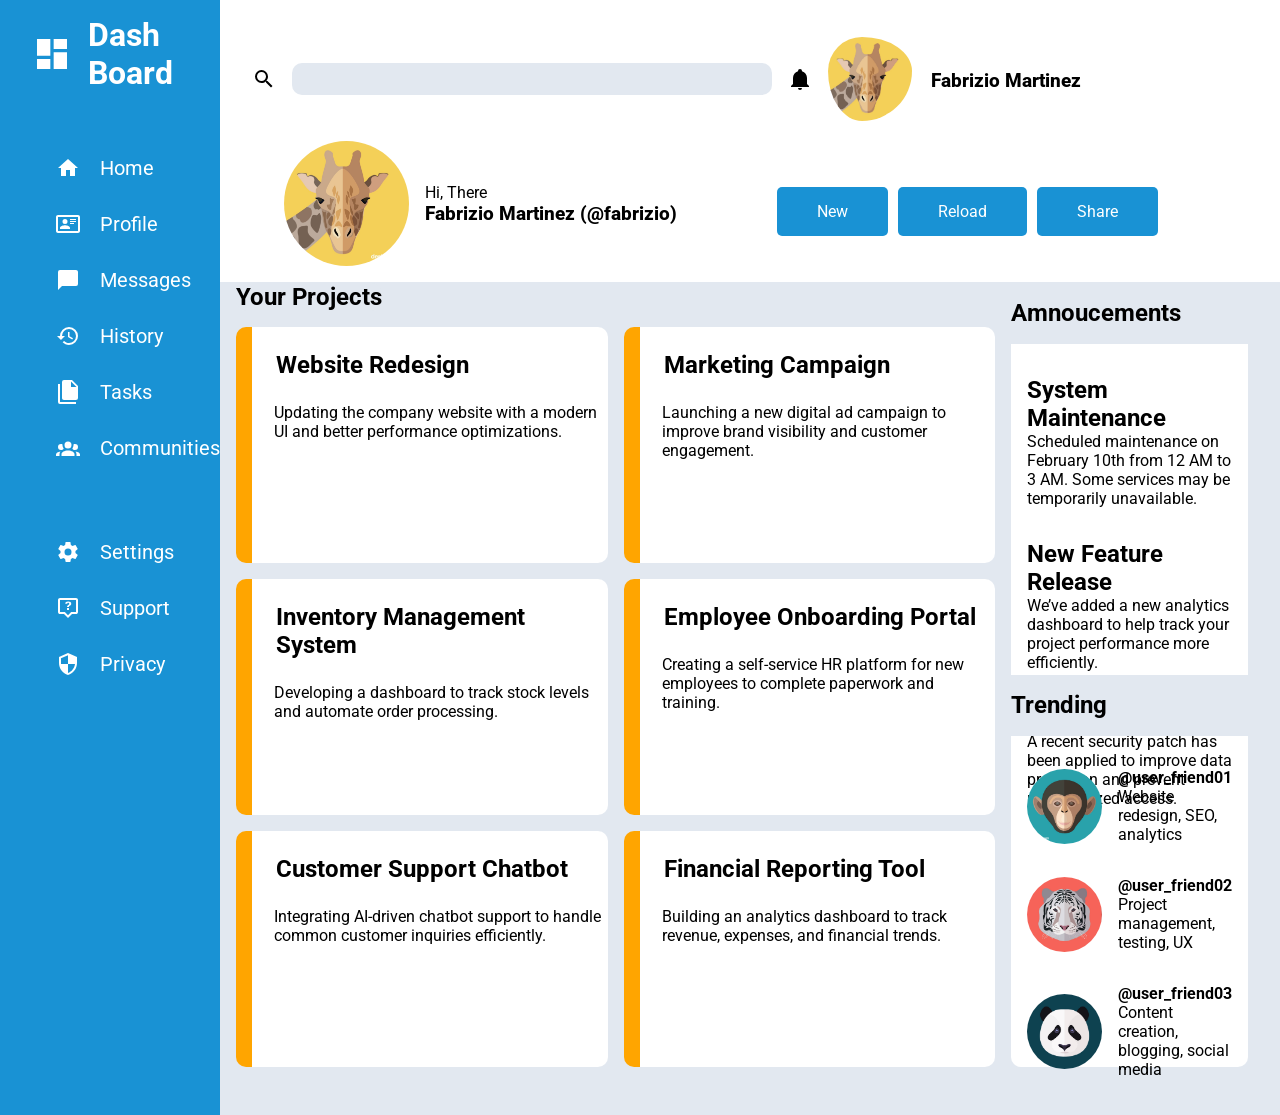
<file: index.html>
<!DOCTYPE html>
<html lang="en">
<Icon path={mdiHome} size={1} />

<head>
    <meta charset="UTF-8">
    <meta name="viewport" content="width=device-width, initial-scale=1.0">
    <title>Admin Dashboard</title>
    <link rel="stylesheet" href="style.css">
    <link href="https://fonts.googleapis.com/css2?family=Roboto:wght@400;700&display=swap" rel="stylesheet">
</head>

<body>
    <div class="container">
        <div class="header">
            <div>
                <svg style="margin: 1em 0 0 1em;"xmlns="http://www.w3.org/2000/svg"  height="24" width="24" viewBox="0 0 24 24"><title>magnify</title><path d="M9.5,3A6.5,6.5 0 0,1 16,9.5C16,11.11 15.41,12.59 14.44,13.73L14.71,14H15.5L20.5,19L19,20.5L14,15.5V14.71L13.73,14.44C12.59,15.41 11.11,16 9.5,16A6.5,6.5 0 0,1 3,9.5A6.5,6.5 0 0,1 9.5,3M9.5,5C7,5 5,7 5,9.5C5,12 7,14 9.5,14C12,14 14,12 14,9.5C14,7 12,5 9.5,5Z" /></svg>
                <div style="background-color: #e2e8f0; border-radius: 10px; width: 30em; height: 2em; margin: 1em 0 0 1em;">  </div>
            </div>
            <div>
                <svg style="margin: 1em 0 0 1em"xmlns="http://www.w3.org/2000/svg" width="24" height="24" viewBox="0 0 24 24"><title>bell</title><path d="M21,19V20H3V19L5,17V11C5,7.9 7.03,5.17 10,4.29C10,4.19 10,4.1 10,4A2,2 0 0,1 12,2A2,2 0 0,1 14,4C14,4.1 14,4.19 14,4.29C16.97,5.17 19,7.9 19,11V17L21,19M14,21A2,2 0 0,1 12,23A2,2 0 0,1 10,21" /></svg>
                <img class="avatar" role="radio" id="avatarId3" data-index="3" 
                aria-label="Dragon" tabindex="-1" aria-checked="false" 
                aria-disabled="false" 
                src="freepik__adjust__67752.jpg" width="100" height="100"
                style="padding: 1em 0 0 1em; object-fit: cover; object-position: left top; width: 100px; height: 100px; border-radius: 50px;">
                <p style="margin: 1em 0 0 1em; font-size: larger; font-weight: 800;">Fabrizio Martinez</p>
            </div>
            <div>
                <img class="avatar" role="radio" id="avatarId3" data-index="3" 
                aria-label="Dragon" tabindex="-1" aria-checked="false" 
                aria-disabled="false" 
                src="freepik__adjust__67752.jpg" width="100" height="100"
                style="object-fit: cover; object-position: left top; width: 125px; height: 125px; border-radius: 75px;margin: 0em 0 0 3em;">
                <p>Hi, There <br> <span style="font-size: larger; font-weight: 800;"> Fabrizio Martinez (@fabrizio)</span></p>
            </div>
            <div>
                <button style="background-color: #1992d4; color: white; border: none; padding: 15px 40px; border-radius:40px;font-size: 16px; cursor: pointer; margin: 5px; border-radius: 5px;">
                    New
                </button>
                
                <button style="background-color: #1992d4; color: white; border: none; padding: 15px 40px; border-radius:40px;font-size: 16px; cursor: pointer; margin: 5px; border-radius: 5px;">
                    Reload
                </button>
                
                <button style="background-color: #1992d4; color: white; border: none; padding: 15px 40px; border-radius:40px;font-size: 16px; cursor: pointer; margin: 5px; border-radius: 5px;">
                    Share
                </button>
            </div>
        </div>
        <div class="main-content">
            <h2>Your Projects</h2>
            <div class="empty-space">

            </div>
            <div>
                <h2>Website Redesign</h2>
                <p>Updating the company website with a modern UI and better performance optimizations.</p>
            </div>
            <div>
                <h2>Marketing Campaign</h2>
                <p>Launching a new digital ad campaign to improve brand visibility and customer engagement.</p>
            </div>
            <div>
                <h2>Inventory Management System</h2>
                <p>Developing a dashboard to track stock levels and automate order processing.</p>
            </div>
            <div>
                <h2>Employee Onboarding Portal</h2>
                <p>Creating a self-service HR platform for new employees to complete paperwork and training.</p>
            </div>
            <div>
                <h2>Customer Support Chatbot</h2>
                <p>Integrating AI-driven chatbot support to handle common customer inquiries efficiently.</p>
            </div>
            <div>
                <h2>Financial Reporting Tool</h2>
                <p>Building an analytics dashboard to track revenue, expenses, and financial trends.</p>
            </div>
            

            <div class="amnoucements">
                <div>
                    <h2>Amnoucements</h2>
                    <div>
                        <div>
                            <h2>System Maintenance</h2>
                            <p>Scheduled maintenance on February 10th from 12 AM to 3 AM. Some services may be temporarily unavailable.</p>
                        </div>
                        <div>
                            <h2>New Feature Release</h2>
                            <p>We’ve added a new analytics dashboard to help track your project performance more efficiently.</p>
                        </div>
                        <div>
                            <h2>Security Update</h2>
                            <p>A recent security patch has been applied to improve data protection and prevent unauthorized access.</p>
                        </div>
                    </div>
                </div>
                <div>
                    <h2>Trending</h2>
                    <div class="trending">
                        <div>
                            <img class="avatar" role="radio" id="avatarId3" data-index="3" 
                aria-label="Dragon" tabindex="-1" aria-checked="false" 
                aria-disabled="false" 
                src="freepik__adjust__67756.jpg" width="75" height="75"
                style="object-fit: cover; object-position: left top; width: 75px; height: 75px; border-radius: 50px;">
                            <p>
                                <strong>@user_friend01</strong><br>
                                <span class="gray-text">Website redesign, SEO, analytics</span>
                            </p>
                        </div>
                        <div>
                            <img class="avatar" role="radio" id="avatarId3" data-index="3" 
                aria-label="Dragon" tabindex="-1" aria-checked="false" 
                aria-disabled="false" 
                src="freepik__adjust__67754.jpg" width="75" height="75"
                style="object-fit: cover; object-position: left top; width: 75px; height: 75px; border-radius: 50px;">
                            <p>
                                <strong>@user_friend02</strong><br>
                                <span class="gray-text">Project management, testing, UX</span>
                            </p>
                        </div>
                        <div>
                            <img class="avatar" role="radio" id="avatarId3" data-index="3" 
                aria-label="Dragon" tabindex="-1" aria-checked="false" 
                aria-disabled="false" 
                src="freepik__adjust__67755.jpg" width="75" height="75"
                style="object-fit: cover; object-position: left top; width: 75px; height: 75px; border-radius: 50px;">
                            <p>
                                <strong>@user_friend03</strong><br>
                                <span class="gray-text">Content creation, blogging, social media</span>
                            </p>
                        </div>
                    </div>
                </div>
            </div>
        </div>
        <div class="sidebar">
            <div><svg xmlns="http://www.w3.org/2000/svg" width="50" height="50"viewBox="0 0 24 24"><title>view-dashboard</title><path d="M13,3V9H21V3M13,21H21V11H13M3,21H11V15H3M3,13H11V3H3V13Z" /></svg><h2> Dash Board</h2></div>
            <div class="group1">
                <div> <img src="home.svg"  width="24" height="24">
                    <p>Home</p>
                </div>
                <div> <img src="card-account-details-outline.svg"  width="24" height="24">
                    <p>Profile</p>
                </div>
                <div><img src="message.svg"  width="24" height="24">
                    <p>Messages</p>
                </div>
                <div><img src="history.svg"  width="24" height="24">
                    <p>History</p>
                </div>
                <div><img src="file-multiple.svg"  width="24" height="24">
                    <p>Tasks</p>
                </div>
                <div><img src="account-group.svg"  width="24" height="24">
                    <p>Communities</p>
                </div>
            </div>
            <div class="group2">
                <div><img src="cog.svg"  width="24" height="24">
                    <p>Settings</p>
                </div>
                <div><img src="tooltip-question-outline.svg"  width="24" height="24">
                    <p>Support</p>
                </div>
                <div><img src="security.svg"  width="24" height="24"><p>Privacy</p></div>
            </div>
        </div>
    </div>
    <script>
        import Icon from '@mdi/react';
        import { mdiHome } from '@mdi/js';
    </script>
</body>

</html>
</file>
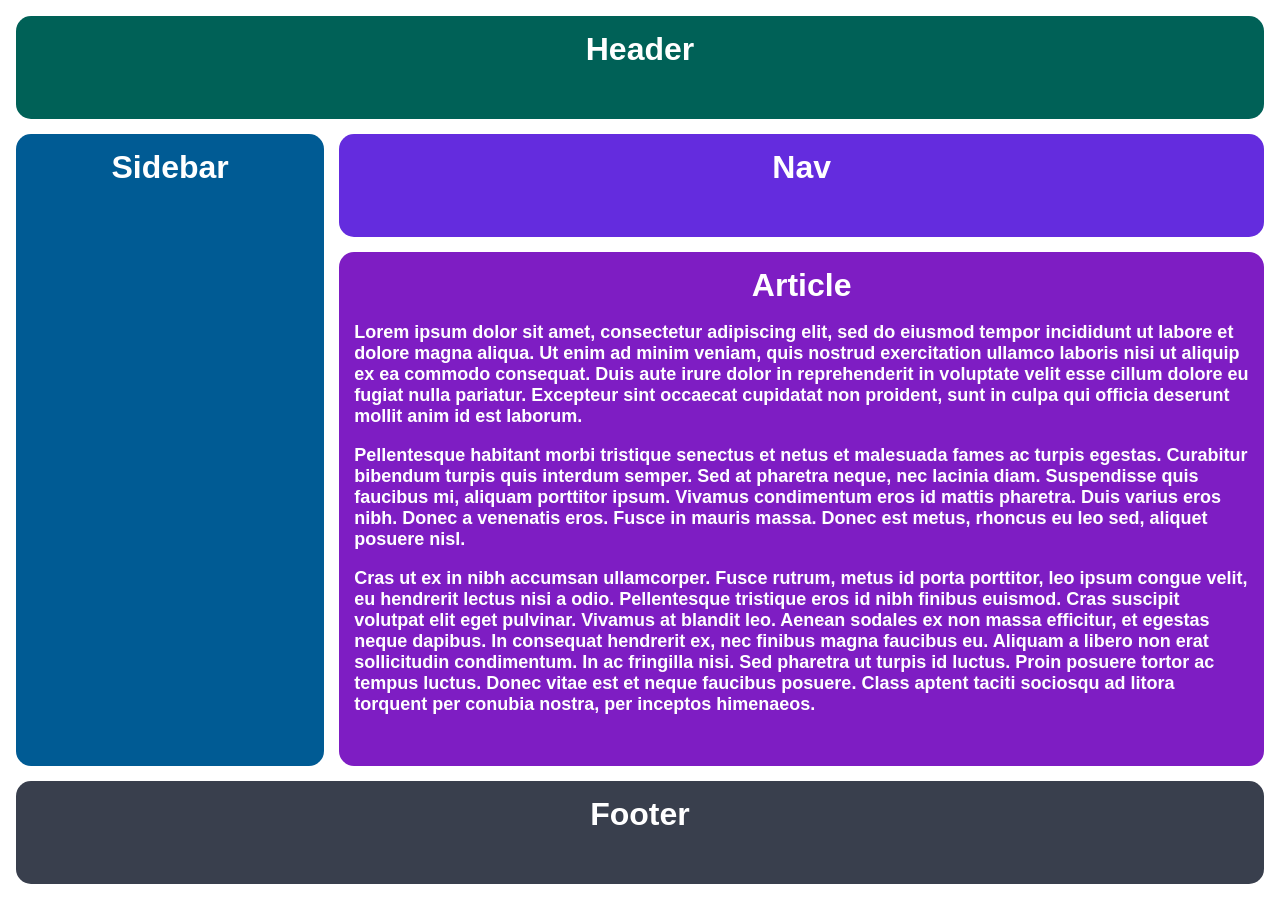
<file: css-exercises/css-intermediate/01-basic-holy-grail/index.html>
<!DOCTYPE html>
<html lang="en">
  <head>
    <meta charset="UTF-8">
    <meta http-equiv="X-UA-Compatible" content="IE=edge">
    <meta name="viewport" content="width=device-width, initial-scale=1.0">
    <title>The Holy Grail</title>
    <link rel="stylesheet" href="style.css">
  </head>
  <body>
    <div class="container">
      <div class="header">Header</div>
      <div class="sidebar">Sidebar</div>
      <div class="nav">Nav</div>
      <div class="article">Article
        <p>Lorem  ipsum dolor sit amet, consectetur adipiscing elit, sed do eiusmod tempor incididunt ut labore et dolore magna aliqua. Ut enim ad minim veniam, quis nostrud exercitation ullamco laboris nisi ut aliquip ex ea commodo consequat. Duis aute irure dolor in reprehenderit in voluptate velit esse cillum dolore eu fugiat nulla pariatur. Excepteur sint occaecat cupidatat non proident, sunt in culpa qui officia deserunt mollit anim id est laborum.</p>
        <p>Pellentesque habitant morbi tristique senectus et netus et malesuada fames ac turpis egestas. Curabitur bibendum turpis quis interdum semper. Sed at pharetra neque, nec lacinia diam. Suspendisse quis faucibus mi, aliquam porttitor ipsum. Vivamus condimentum eros id mattis pharetra. Duis varius eros nibh. Donec a venenatis eros. Fusce in mauris massa. Donec est metus, rhoncus eu leo sed, aliquet posuere nisl.</p>
        <p>Cras ut ex in nibh accumsan ullamcorper. Fusce rutrum, metus id porta porttitor, leo ipsum congue velit, eu hendrerit lectus nisi a odio. Pellentesque tristique eros id nibh finibus euismod. Cras suscipit volutpat elit eget pulvinar. Vivamus at blandit leo. Aenean sodales ex non massa efficitur, et egestas neque dapibus. In consequat hendrerit ex, nec finibus magna faucibus eu. Aliquam a libero non erat sollicitudin condimentum. In ac fringilla nisi. Sed pharetra ut turpis id luctus. Proin posuere tortor ac tempus luctus. Donec vitae est et neque faucibus posuere. Class aptent taciti sociosqu ad litora torquent per conubia nostra, per inceptos himenaeos.</p>
      </div>
      <div class="footer">Footer</div>
    </div>
  </body>
</html>
</file>
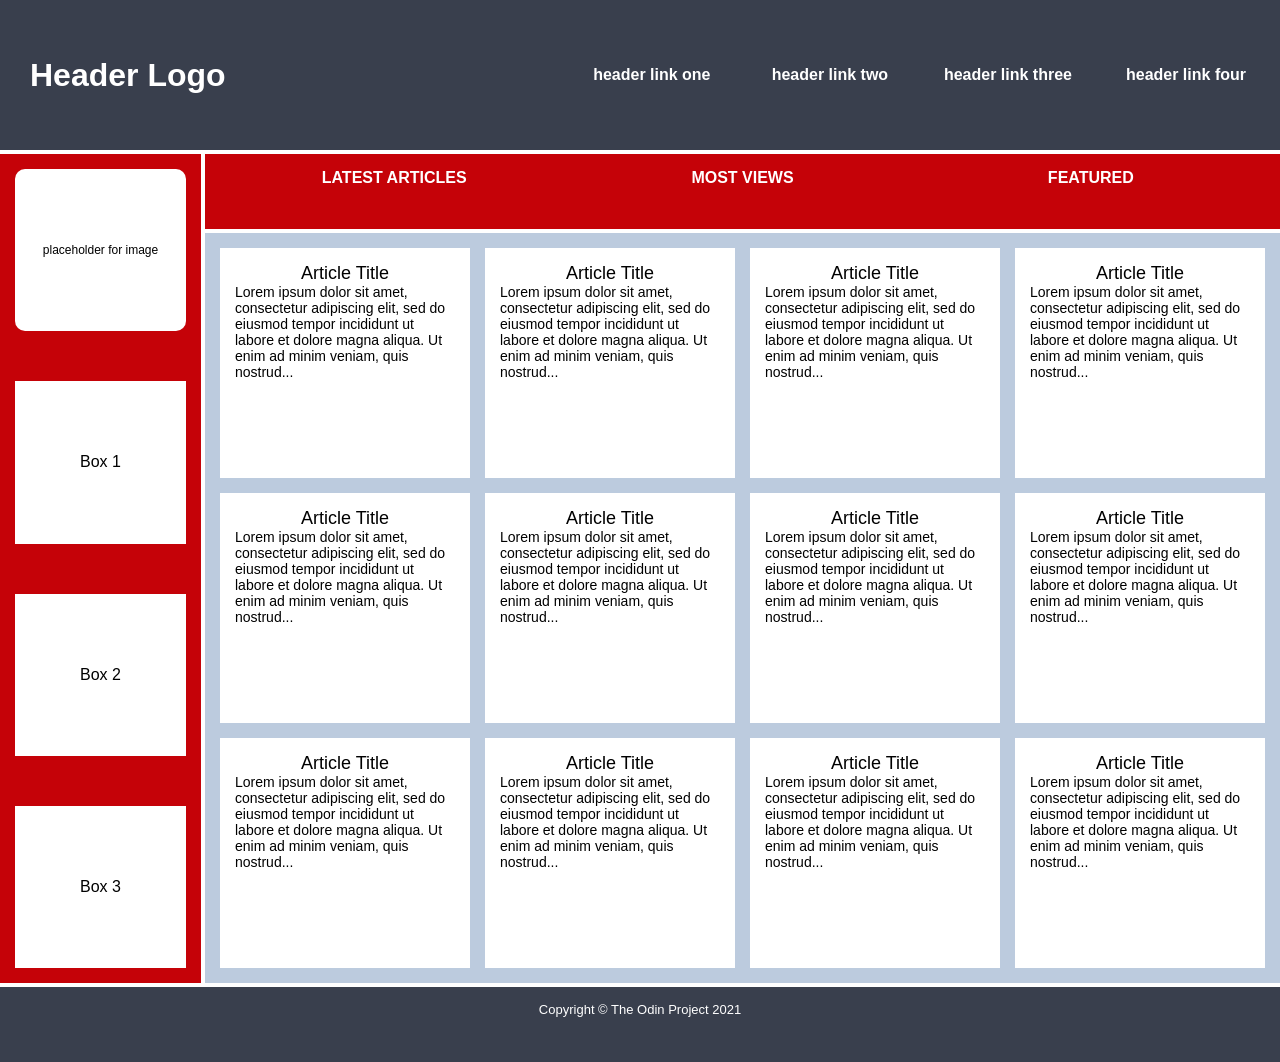
<file: css-exercises/css-intermediate/02-holygrial-mockup/index.html>
<!DOCTYPE html>
<html lang="en">
  <head>
    <meta charset="UTF-8">
    <meta http-equiv="X-UA-Compatible" content="IE=edge">
    <meta name="viewport" content="width=device-width, initial-scale=1.0">
    <title>Holy Grail Mockup</title>
    <link rel="stylesheet" href="style.css">
  </head>
  <body>
    <div class="container">

      <div class="header">
        <div class="logo">Header Logo</div>
        <div></div>
        <div class="menu">
          <ul>
            <li>header link one</li>
            <li>header link two</li>
            <li>header link three</li>
            <li>header link four</li>
          </ul>
        </div>
      </div>

      <div class="sidebar">
        <div class="photo">
          <p>placeholder for image</p>    
        </div>
        <div class="side-content">Box 1
        </div>
        <div class="side-content">Box 2
        </div>
        <div class="side-content">Box 3
        </div>
      </div>

      <div class="nav">
        <ul>
          <li>Latest Articles</li>
          <li>Most Views</li>
          <li>Featured</li>
        </ul>
      </div>

      <div class="article">
        <div class="card">
          <p class="title">Article Title</p>
          <p>Lorem ipsum dolor sit amet, consectetur adipiscing elit, sed do eiusmod tempor incididunt ut labore et dolore magna aliqua. Ut enim ad minim veniam, quis nostrud...</p>
        </div>
        <div class="card">
          <p class="title">Article Title</p>
          <p>Lorem ipsum dolor sit amet, consectetur adipiscing elit, sed do eiusmod tempor incididunt ut labore et dolore magna aliqua. Ut enim ad minim veniam, quis nostrud...</p>
        </div>
        <div class="card">
          <p class="title">Article Title</p>
          <p>Lorem ipsum dolor sit amet, consectetur adipiscing elit, sed do eiusmod tempor incididunt ut labore et dolore magna aliqua. Ut enim ad minim veniam, quis nostrud...</p>
        </div>
        <div class="card">
          <p class="title">Article Title</p>
          <p>Lorem ipsum dolor sit amet, consectetur adipiscing elit, sed do eiusmod tempor incididunt ut labore et dolore magna aliqua. Ut enim ad minim veniam, quis nostrud...</p>
        </div>
        <div class="card">
          <p class="title">Article Title</p>
          <p>Lorem ipsum dolor sit amet, consectetur adipiscing elit, sed do eiusmod tempor incididunt ut labore et dolore magna aliqua. Ut enim ad minim veniam, quis nostrud...</p>
        </div>
        <div class="card">
          <p class="title">Article Title</p>
          <p>Lorem ipsum dolor sit amet, consectetur adipiscing elit, sed do eiusmod tempor incididunt ut labore et dolore magna aliqua. Ut enim ad minim veniam, quis nostrud...</p>
        </div>
        <div class="card">
          <p class="title">Article Title</p>
          <p>Lorem ipsum dolor sit amet, consectetur adipiscing elit, sed do eiusmod tempor incididunt ut labore et dolore magna aliqua. Ut enim ad minim veniam, quis nostrud...</p>
        </div>
        <div class="card">
          <p class="title">Article Title</p>
          <p>Lorem ipsum dolor sit amet, consectetur adipiscing elit, sed do eiusmod tempor incididunt ut labore et dolore magna aliqua. Ut enim ad minim veniam, quis nostrud...</p>
        </div>
        <div class="card">
          <p class="title">Article Title</p>
          <p>Lorem ipsum dolor sit amet, consectetur adipiscing elit, sed do eiusmod tempor incididunt ut labore et dolore magna aliqua. Ut enim ad minim veniam, quis nostrud...</p>
        </div>
        <div class="card">
          <p class="title">Article Title</p>
          <p>Lorem ipsum dolor sit amet, consectetur adipiscing elit, sed do eiusmod tempor incididunt ut labore et dolore magna aliqua. Ut enim ad minim veniam, quis nostrud...</p>
        </div>
        <div class="card">
          <p class="title">Article Title</p>
          <p>Lorem ipsum dolor sit amet, consectetur adipiscing elit, sed do eiusmod tempor incididunt ut labore et dolore magna aliqua. Ut enim ad minim veniam, quis nostrud...</p>
        </div>
        <div class="card">
          <p class="title">Article Title</p>
          <p>Lorem ipsum dolor sit amet, consectetur adipiscing elit, sed do eiusmod tempor incididunt ut labore et dolore magna aliqua. Ut enim ad minim veniam, quis nostrud...</p>
        </div>
      </div>

      <div class="footer">
        <p>Copyright © The Odin Project 2021</p>
      </div>
      
    </div>
  </body>
</html>
</file>
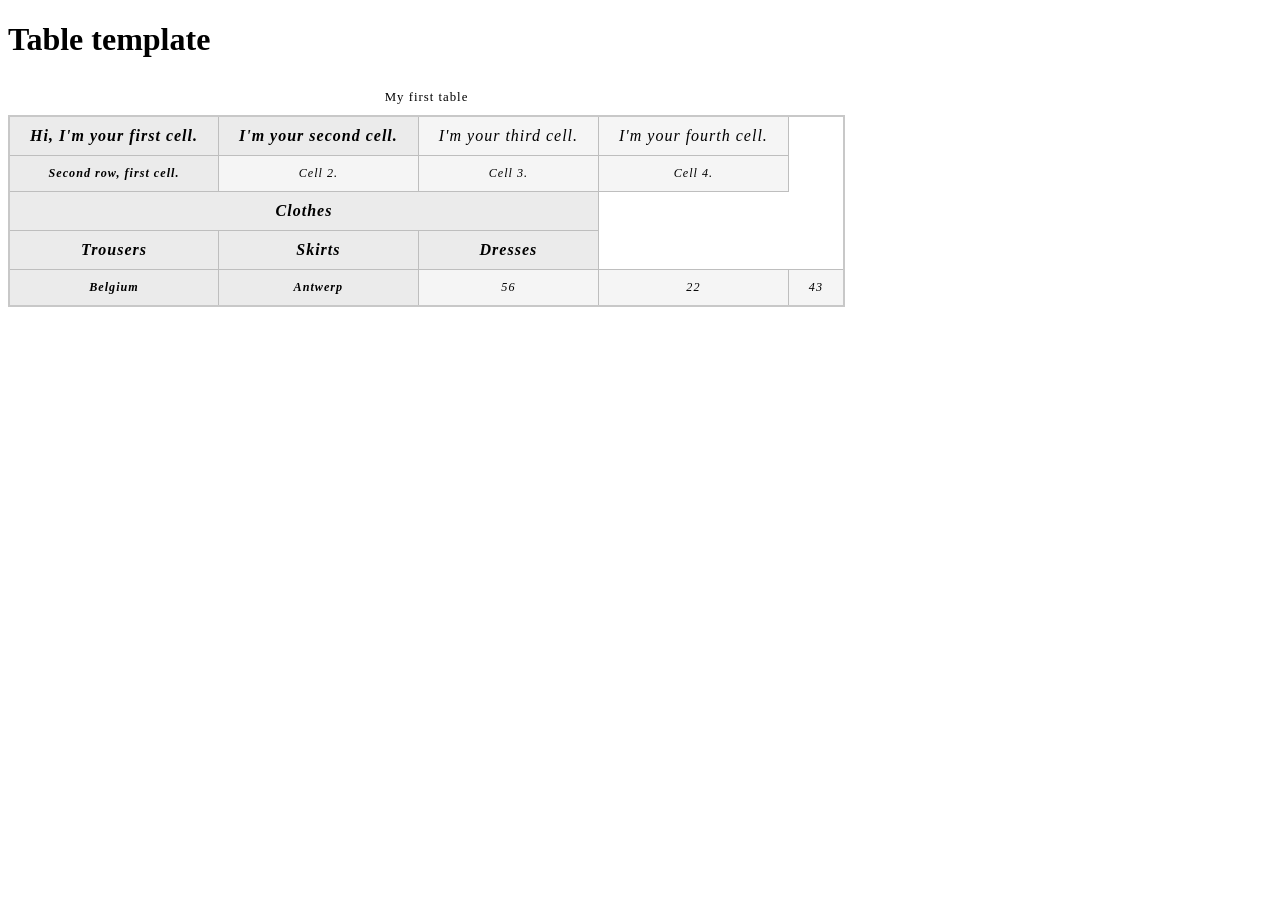
<file: tabletutorial.html>
<!DOCTYPE html>
<html lang="en-US">
  <head>
    <meta charset="utf-8">
    <meta name="viewport" content="width=device-width">
    <title>Table template</title>
    <link href="tabletutorial.css" rel="stylesheet" type="text/css">
  </head>
  <body>
    <h1>Table template</h1>
    <table>
      <caption>
        My first table
      </caption>
      <thead>
        <tr>
            <th>Hi, I'm your first cell.</th>
            <th>I'm your second cell.</th>
            <td>I'm your third cell.</td>
            <td>I'm your fourth cell.</td>
        </tr>
      </thead>
      <tbody>  
        <tr>
            <th>Second row, first cell.</th>
            <td>Cell 2.</td>
            <td>Cell 3.</td>
            <td>Cell 4.</td>
        </tr>
      </tbody>
      <thead>
        <tr>
          <th id="clothes" colspan="3">Clothes</th>
        </tr>
        <tr>
          <th id="trousers" headers="clothes">Trousers</th>
          <th id="skirts" headers="clothes">Skirts</th>
          <th id="dresses" headers="clothes">Dresses</th>
        </tr>
      </thead>
      <tbody>
        <tr>
          <th id="belgium" rowspan="3">Belgium</th>
          <th id="antwerp" headers="belgium">Antwerp</th>
          <td headers="antwerp belgium clothes trousers">56</td>
          <td headers="antwerp belgium clothes skirts">22</td>
          <td headers="antwerp belgium clothes dresses">43</td>
        </tr>
      </tbody>  
    </table>
  </body>
</html>
</file>
<file: style.css>
* {
    box-sizing: border-box;
    padding: 0;
    margin: 0;
    font-family: 'Roboto', sans-serif;
}

.container {
    display: grid;
    grid-template: 1fr 8fr / 1.5fr 8fr;
    height: 100vh;

}

.sidebar {
    grid-area: 1 / 1 / 3 / 2;
    display: flex;
    flex-direction: column;
    justify-content: flex-start;
    padding-left: 2em;
    gap: 2em;
    background-color: #1992d4;
}

.sidebar div:nth-of-type(1) {
    margin-top: 1em;
    display: flex;
    align-items: center;
}

.sidebar div:nth-of-type(1) svg {
    filter: invert(1);
}

.sidebar h2 {
    margin-left: 0.5em;
    color: white;
    font-size: 2em;
}

.sidebar img {
    filter: invert(1);
}

.sidebar>div>div {
    margin-left: 1.5em;
    padding: 1em 0;
    color: white;
    width: max-content;
    display: flex;
}

.sidebar>div>div>p {
    margin-left: 1em;
    font-size: 20px;
}

.header {
    grid-area: 1 / 2 / 2 / 3;
    display: grid;
    grid-template: repeat(2, 1fr) / repeat(2, 1fr);
    background-color: white;
}

.header>div {
    display: flex;
    align-items: center;

}

.header>div>div {
    display: flex;
    padding: 1em;
    background-color: rgb(255, 255, 255);
    flex-direction: row;
}

.header>div:nth-of-type(odd) {
    margin-left: 1em;
}

.header>div:nth-of-type(3) {
    margin-left: 1em;
    padding-bottom: 1em;
}

.header>div:nth-of-type(3) > p {
    margin-left: 1em;
}


.main-content {
    grid-area: 2 / 2 / 3 / 3;
    display: grid;
    grid-template: 1fr repeat(3, 8fr) / repeat(2, 2fr) 1fr;
    padding-left: 1em;
    gap: 1em;
    background-color: #e2e8f0;
    padding-bottom: 3em;
}

.main-content>* {
    background-color: white;
    border-left: 1em solid orange;
    border-radius: 10px
}

.main-content>h2 {
    justify-self: start;
    align-self: flex-end;
    background-color: #e2e8f0;
    border: 0;
}

.main-content>div>h2 {
    padding: 1em 0 1em 1em;
}

.main-content>div>p {
    padding-left: 1.4em;
}

.main-content h2:nth-of-type(2) {
    grid-area: 1 / 3 / 2 / 4;
}

.main-content .amnoucements {
    grid-area: 1 / 3 / 5 / 4;
    display: flex;
    flex-direction: column;
    border-left: 0;
    margin-right: 2em;
    
}

.main-content .amnoucements > div > div > div{
    padding: 1em;
}


.main-content .amnoucements>div>h2 {
    background-color: #e2e8f0;
}

.main-content .amnoucements>div>h2:nth-of-type(1) {
    padding: 0.7em 0em;
}


.main-content .amnoucements>div>div {
    margin-top: 1em;
    height: 35vh;

}

.main-content .amnoucements .trending > div{
    border: 0;
    display: flex;
    flex-direction: row;
    justify-items: center;
    align-items: center;
}

.main-content .amnoucements .trending > div > p{
    padding-left: 1em;
}

.main-content .empty-space {
    border: 0;
    grid-area: 1 / 2 / 2 / 3;
    background: none;
    pointer-events: none;
}

body {
    background-color: rgb(199, 224, 238);
}
</file>
<file: css-exercises/css-intermediate/01-basic-holy-grail/style.css>
body,
html {
  height: 100%;
  margin: 0;
}

.container {
  display: grid;
  grid-template: 1fr 1fr 5fr 1fr / 1fr 3fr;
  gap: 15px;
  text-align: center;
  height: 100%;
  padding: 16px;
  box-sizing: border-box;
}

.container div {
  padding: 15px;
  font-size: 32px;
  font-family: Helvetica;
  font-weight: bold;
  color: white;
  border-radius: 15px;
}

.header {
  background-color: #006157;
  grid-column-start: 1;
  grid-column-end: 3;
}

.sidebar {
  background-color: #005B94;
  grid-row-start: 2;
  grid-row-end: 4;
}

.nav {
  background-color: #642cde;
}

.article {
  background-color: #7E1DC3;
}

.footer {
  background-color: #393f4d;
  grid-column: 1 / 3;
}

.article p {
  font-size: 18px;
  font-family: sans-serif;
  color: white;
  text-align: left;
}
</file>
<file: css-exercises/css-intermediate/02-holygrial-mockup/style.css>
* {
    margin: 0;
    padding: 0;
  }
  
  .container {
    text-align: center;
    display: grid;
    grid-template: 2fr 1fr 10fr 1fr / 1fr 4fr;
    gap: 4px;
  }
  
  .container div {
    padding: 15px;
    font-size: 32px;
    font-family: Helvetica;
    font-weight: bold;
    color: white;
  }
  
  .header {
    background-color: #393f4d;
    grid-area: 1 / 1 / 2 / 3;
    display: grid;
    grid-template-columns: auto 1fr auto;
    justify-items: space-between;
    align-items: center;
  }

  .menu ul,
  .menu li {
    font-size: 16px;
  }

  .menu ul{
    display: grid;
    grid-template-columns: repeat(4, 1fr);
    gap: 50px;
    list-style-type: none;

  }
  
  .sidebar {
    background-color: #C50208;
    grid-area: 2 / 1 / 4 / 2;
    display: grid;
    grid-template-rows: repeat(4, 1fr);
    gap: 50px;
    row-gap: space-evenly;
  }
  
  .sidebar .photo {
    background-color: white;
    color: black;
    font-size: 12px;
    font-weight: normal;
    border-radius: 10px;
    align-content: center;
  }
  
  
  .sidebar .side-content {
    background-color: white;
    color: black;
    font-size: 16px;
    font-weight: normal;
    align-content: center;
  }
  
  .nav {
    background-color: #C50208;
    grid-area: 2 / 2 / 3 / 3;
    align-items: center;
  }
  
  .nav ul li {
    font-size: 16px;
    text-transform: uppercase;
  }

  .nav ul {
    display: grid;
    grid-template-columns: 1fr 1fr 1fr;
    list-style-type: none;
    place-items: center;

  }
  
  .article {
    background-color: #bccbde;
    display: grid;
    grid-template: repeat(3, 1fr) / repeat(4, minmax(250px, 1fr));
    gap: 15px

  }
  
  .article p {
    font-size: 18px;
    font-family: sans-serif;
    color: white;
    text-align: left;
  }
  
  .article .card {
    background-color: #FFFFFF;
    color: black;
    text-align: center;
    height: 200px;
  }
  
  .card p {
    color: black;
    font-weight: normal;
    font-size: 14px;
  }
  
  .card .title {
    font-size: 18px;
    text-align: center;
  }
  
  .footer {
    background-color: #393f4d;
    grid-area: 4 / 1 / 5 / 3;
  }
  
  .footer p {
    font-size: 13px;
    font-weight: normal;
  }
</file>
<file: tabletutorial.css>
ophtml {
    font-family: sans-serif;
  }
  
  table {
    border-collapse: collapse;
    border: 2px solid rgb(200,200,200);
    letter-spacing: 1px;
    font-size: 0.8rem;
  }
  
  td, th {
    border: 1px solid rgb(190,190,190);
    padding: 10px 20px;
  }
  
  th {
    background-color: rgb(235,235,235);
  }
  
  td {
    text-align: center;
  }
  
  tr:nth-child(even) td {
    background-color: rgb(250,250,250);
  }
  
  tr:nth-child(odd) td {
    background-color: rgb(245,245,245);
  }
  
  caption {
    padding: 10px;
  }

  thead {
    font-size: 125%;
    font-style: italic;
    background-color: rgb(168, 168, 35);
  }

  tbody {
    font-size: 95%;
    font-style: oblique;
    background-color: rgb(168, 168, 35);
  }
</file>
